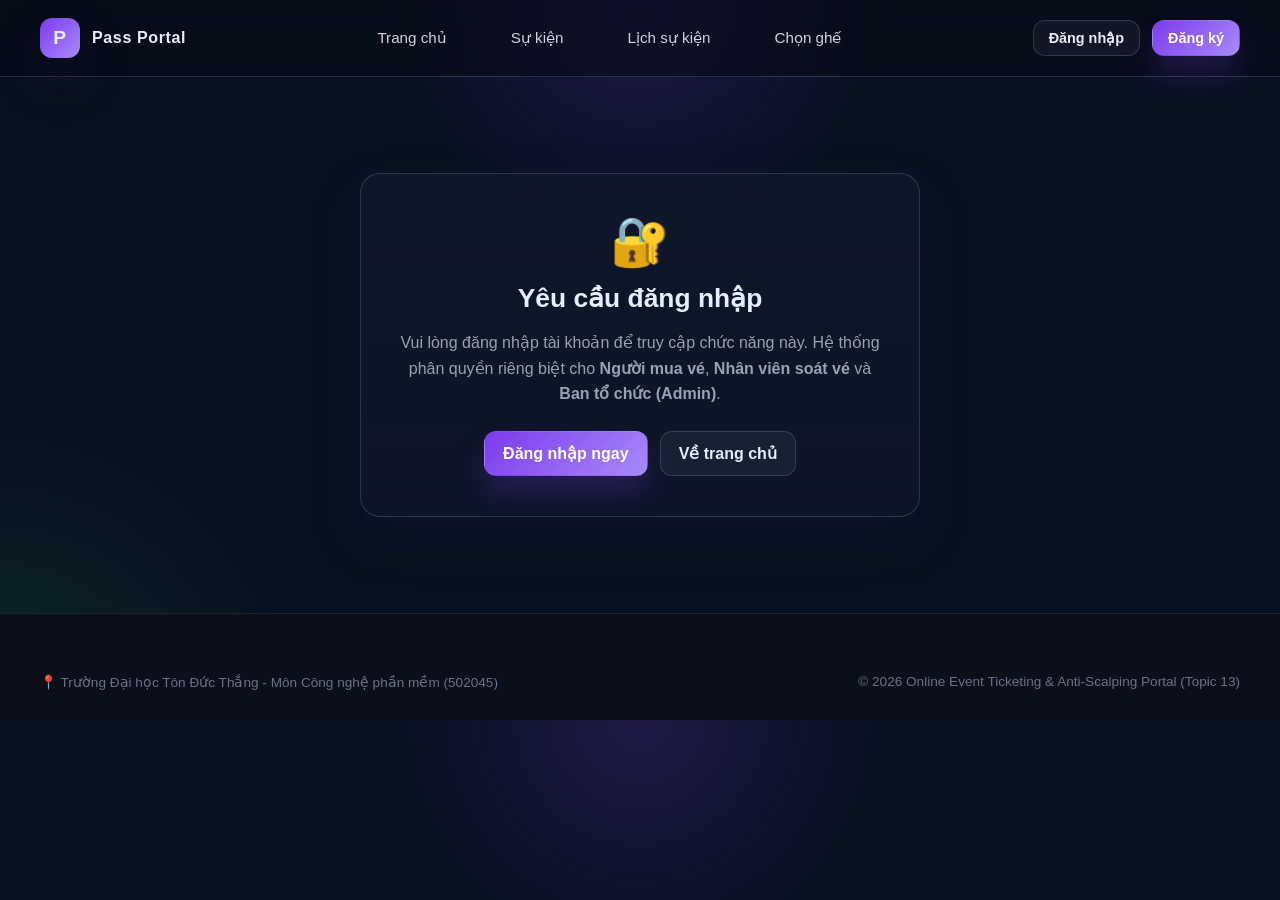
<file: src/EventTicketing.WebClient/public/pages/admin-dashboard.html>
<!DOCTYPE html>
<html lang="vi">
  <head>
    <meta charset="UTF-8" />
    <meta name="viewport" content="width=device-width, initial-scale=1.0" />
    <title>Quản trị & Báo cáo | Pass Portal</title>
    <link rel="stylesheet" href="../assets/css/style.css" />
    <style>
      .kpi-grid {
        display: grid;
        grid-template-columns: repeat(4, minmax(0, 1fr));
        gap: 18px;
        margin-bottom: 28px;
      }

      .kpi-card {
        background: linear-gradient(180deg, rgba(15, 23, 42, 0.92), rgba(15, 23, 42, 0.72));
        border: 1px solid var(--border);
        border-radius: 18px;
        padding: 20px;
        box-shadow: var(--shadow);
      }

      .kpi-card .kpi-label {
        font-size: 0.85rem;
        color: var(--muted);
        margin-bottom: 8px;
      }

      .kpi-card .kpi-value {
        font-size: 1.7rem;
        font-weight: 800;
        color: #f8fafc;
      }

      .admin-grid {
        display: grid;
        grid-template-columns: 1.35fr 0.65fr;
        gap: 24px;
        align-items: start;
      }

      @media (max-width: 960px) {
        .kpi-grid {
          grid-template-columns: repeat(2, minmax(0, 1fr));
        }
        .admin-grid {
          grid-template-columns: 1fr;
        }
      }
    </style>
  </head>
  <body>
    <header class="topbar">
      <div class="container topbar-inner">
        <a href="index.html" class="brand">
          <span class="brand-badge">P</span>
          <span>Pass Portal</span>
        </a>

        <nav class="nav"></nav>
        <div class="nav-actions"></div>
      </div>
    </header>

    <main class="section">
      <div class="container">
        <div class="section-header">
          <div>
            <div class="kicker">Event Manager • Admin Portal</div>
            <h2>Quản trị Sự kiện & Báo cáo Doanh thu</h2>
          </div>
          <button id="refreshStatsBtn" class="btn btn-secondary">🔄 Làm mới số liệu</button>
        </div>

        <div class="kpi-grid">
          <div class="kpi-card">
            <div class="kpi-label">💰 Tổng doanh thu vé</div>
            <div id="kpiRevenue" class="kpi-value" style="color: #4ade80;">0đ</div>
          </div>
          <div class="kpi-card">
            <div class="kpi-label">🎟️ Vé đã phát hành</div>
            <div id="kpiTickets" class="kpi-value">0</div>
          </div>
          <div class="kpi-card">
            <div class="kpi-label">🪑 Tỷ lệ lấp đầy ghế</div>
            <div id="kpiOccupancy" class="kpi-value" style="color: #60a5fa;">0%</div>
          </div>
          <div class="kpi-card">
            <div class="kpi-label">✅ Tỷ lệ đã Check-in cổng</div>
            <div id="kpiCheckIn" class="kpi-value" style="color: #c084fc;">0%</div>
          </div>
        </div>

        <div class="admin-grid">
          <!-- BẢNG THỐNG KÊ THEO SỰ KIỆN -->
          <div class="panel">
            <h3>📊 Thống kê bán vé & Check-in theo Sự kiện</h3>
            <div style="overflow-x: auto;">
              <table style="width: 100%; border-collapse: collapse; font-size: 0.9rem; text-align: left;">
                <thead>
                  <tr style="border-bottom: 1px solid rgba(148,163,184,0.2); color: #94a3b8;">
                    <th style="padding: 10px 8px;">Sự kiện</th>
                    <th style="padding: 10px 8px;">Đã bán / Tổng</th>
                    <th style="padding: 10px 8px;">Đang giữ</th>
                    <th style="padding: 10px 8px;">Check-in</th>
                    <th style="padding: 10px 8px;">Doanh thu</th>
                  </tr>
                </thead>
                <tbody id="eventsReportBody">
                  <tr>
                    <td colspan="5" style="padding: 20px; color: #94a3b8; text-align: center;">Đang tải báo cáo từ SQL Server...</td>
                  </tr>
                </tbody>
              </table>
            </div>
          </div>

          <!-- CỘT PHẢI: TẠO SỰ KIỆN & CẤP TÀI KHOẢN NỘI BỘ -->
          <div style="display: grid; gap: 24px;">
            <div class="panel">
              <h3>➕ Mở bán Sự kiện mới</h3>
              <p style="font-size: 0.85rem; color: #94a3b8; margin-top: -6px; margin-bottom: 16px;">
                Tự động khởi tạo sơ đồ 32 ghế (Hàng A, B, C, D) vào SQL Server.
              </p>
              <form id="createEventForm">
                <div class="form-field">
                  <label for="evTitle">Tên sự kiện</label>
                  <input id="evTitle" type="text" placeholder="VD: Indie Acoustic Night 2027" required />
                </div>
                <div class="form-field">
                  <label for="evVenue">Địa điểm tổ chức</label>
                  <input id="evVenue" type="text" placeholder="VD: Nhà thi đấu Phú Thọ - TP.HCM" required />
                </div>
                <div class="form-field">
                  <label for="evDate">Ngày giờ diễn ra</label>
                  <input id="evDate" type="datetime-local" required />
                </div>
                <div class="form-field">
                  <label for="evVipPrice">Giá vé VIP Hàng A (VNĐ)</label>
                  <input id="evVipPrice" type="number" value="1200000" min="100000" step="50000" required />
                </div>
                <button id="createEvBtn" type="submit" class="btn btn-primary" style="width: 100%;">
                  Khởi tạo Sự kiện & Sơ đồ ghế
                </button>
                <div id="createEvMsg" style="margin-top: 12px; font-size: 0.85rem; display: none;"></div>
              </form>
            </div>

            <div class="panel">
              <h3>👤 Cấp tài khoản Nội bộ</h3>
              <p style="font-size: 0.85rem; color: #94a3b8; margin-top: -6px; margin-bottom: 16px;">
                Chỉ Quản trị viên (ADMIN) mới có quyền tạo tài khoản Nhân viên soát vé hoặc Quản trị viên mới.
              </p>
              <form id="createStaffForm">
                <div class="form-field">
                  <label for="staffFullName">Họ và tên nhân sự</label>
                  <input id="staffFullName" type="text" placeholder="VD: Nguyễn Minh Khoa" required />
                </div>
                <div class="form-field">
                  <label for="staffEmail">Email công vụ</label>
                  <input id="staffEmail" type="email" placeholder="VD: gate2@passportal.vn" required />
                </div>
                <div class="form-field">
                  <label for="staffPassword">Mật khẩu khởi tạo (>= 8 ký tự)</label>
                  <input id="staffPassword" type="password" minlength="8" placeholder="Nhập mật khẩu cấp phát..." required />
                </div>
                <div class="form-field">
                  <label for="staffRole">Vai trò nội bộ</label>
                  <select id="staffRole" style="background: rgba(15, 23, 42, 0.8); border: 1px solid var(--border); color: var(--text); border-radius: 12px; padding: 12px 14px; width: 100%;">
                    <option value="GATE_STAFF">🚪 Nhân viên soát vé cổng (GATE_STAFF)</option>
                    <option value="ADMIN">🛡️ Quản trị viên (ADMIN)</option>
                  </select>
                </div>
                <button id="createStaffBtn" type="submit" class="btn btn-secondary" style="width: 100%;">
                  Cấp phát tài khoản nội bộ
                </button>
                <div id="createStaffMsg" style="margin-top: 12px; font-size: 0.85rem; display: none;"></div>
              </form>
            </div>
          </div>
        </div>
      </div>
    </main>

    <footer class="eventhub-footer">
      <div class="container">
        <div class="footer-bottom" style="border-top: none; padding-top: 0;">
          <div class="footer-location">📍 Trường Đại học Tôn Đức Thắng - Môn Công nghệ phần mềm (502045)</div>
          <div>© 2026 Online Event Ticketing & Anti-Scalping Portal (Topic 13)</div>
        </div>
      </div>
    </footer>

    <script src="../js/auth.js"></script>
    <script>
      (function () {
        const API_BASE = window.location.origin.includes('http')
          ? window.location.origin
          : 'http://localhost:5000';

        document.addEventListener('DOMContentLoaded', async () => {
          // Chặn truy cập nếu không phải vai trò ADMIN
          if (!window.PassPortalAuth.requireRole(['ADMIN'])) return;

          const defaultDate = new Date(Date.now() + 20 * 86400000);
          const evDateInput = document.getElementById('evDate');
          if (evDateInput) {
            evDateInput.value = defaultDate.toISOString().slice(0, 16);
          }

          await loadStats();

          document.getElementById('refreshStatsBtn')?.addEventListener('click', loadStats);
          document.getElementById('createEventForm')?.addEventListener('submit', handleCreateEvent);
          document.getElementById('createStaffForm')?.addEventListener('submit', handleCreateStaff);
        });

        async function loadStats() {
          try {
            const res = await fetch(`${API_BASE}/api/v1/admin/stats`, {
              headers: window.PassPortalAuth.getAuthHeaders()
            });
            if (!res.ok) return;
            const data = await res.json();

            document.getElementById('kpiRevenue').textContent = `${Number(data.totalRevenue).toLocaleString('vi-VN')}đ`;
            document.getElementById('kpiTickets').textContent = `${data.totalTicketsIssued} vé`;
            document.getElementById('kpiOccupancy').textContent = `${data.occupancyRate}%`;
            document.getElementById('kpiCheckIn').textContent = `${data.checkInRate}% (${data.checkedInTickets}/${data.totalTicketsIssued})`;

            const tbody = document.getElementById('eventsReportBody');
            tbody.innerHTML = data.events
              .map(
                (ev) => `
                <tr style="border-bottom: 1px solid rgba(148,163,184,0.1);">
                  <td style="padding: 12px 8px;">
                    <strong style="color:#f8fafc;">${ev.title}</strong>
                    <div style="font-size:0.78rem; color:#94a3b8;">${ev.venue}</div>
                  </td>
                  <td style="padding: 12px 8px;">
                    <strong>${ev.soldSeats}/${ev.totalSeats}</strong>
                    <span style="font-size:0.78rem; color:#60a5fa;">(${ev.occupancyPercent}%)</span>
                  </td>
                  <td style="padding: 12px 8px; color:#fbbf24;">${ev.heldSeats}</td>
                  <td style="padding: 12px 8px; color:#c084fc;">${ev.checkedInCount}</td>
                  <td style="padding: 12px 8px; font-weight:700; color:#4ade80;">${Number(ev.revenue).toLocaleString('vi-VN')}đ</td>
                </tr>
              `
              )
              .join('');
          } catch (err) {
            console.error('Lỗi tải báo cáo Admin:', err);
          }
        }

        async function handleCreateEvent(e) {
          e.preventDefault();
          const btn = document.getElementById('createEvBtn');
          const msg = document.getElementById('createEvMsg');
          btn.disabled = true;
          btn.textContent = 'Đang khởi tạo...';

          try {
            const payload = {
              title: document.getElementById('evTitle').value.trim(),
              venue: document.getElementById('evVenue').value.trim(),
              startTime: new Date(document.getElementById('evDate').value).toISOString(),
              vipPrice: Number(document.getElementById('evVipPrice').value)
            };

            const res = await fetch(`${API_BASE}/api/v1/admin/events`, {
              method: 'POST',
              headers: window.PassPortalAuth.getAuthHeaders(),
              body: JSON.stringify(payload)
            });

            const data = await res.json();
            msg.style.display = 'block';
            if (!res.ok) {
              msg.style.color = '#ef4444';
              msg.textContent = `❌ ${data.message || 'Không thể tạo sự kiện'}`;
              return;
            }

            msg.style.color = '#4ade80';
            msg.textContent = `✅ ${data.message}`;
            document.getElementById('evTitle').value = '';
            document.getElementById('evVenue').value = '';
            await loadStats();
          } catch {
            msg.style.display = 'block';
            msg.style.color = '#ef4444';
            msg.textContent = '❌ Lỗi kết nối máy chủ.';
          } finally {
            btn.disabled = false;
            btn.textContent = 'Khởi tạo Sự kiện & Sơ đồ ghế';
          }
        }

        async function handleCreateStaff(e) {
          e.preventDefault();
          const btn = document.getElementById('createStaffBtn');
          const msg = document.getElementById('createStaffMsg');
          btn.disabled = true;
          btn.textContent = 'Đang cấp phát...';

          try {
            const payload = {
              fullName: document.getElementById('staffFullName').value.trim(),
              email: document.getElementById('staffEmail').value.trim(),
              password: document.getElementById('staffPassword').value,
              role: document.getElementById('staffRole').value
            };

            const res = await fetch(`${API_BASE}/api/v1/admin/users`, {
              method: 'POST',
              headers: window.PassPortalAuth.getAuthHeaders(),
              body: JSON.stringify(payload)
            });

            const data = await res.json();
            msg.style.display = 'block';
            if (!res.ok) {
              msg.style.color = '#ef4444';
              msg.textContent = `❌ ${data.message || 'Không thể tạo tài khoản'}`;
              return;
            }

            msg.style.color = '#4ade80';
            msg.textContent = `✅ ${data.message}`;
            document.getElementById('staffFullName').value = '';
            document.getElementById('staffEmail').value = '';
            document.getElementById('staffPassword').value = '';
          } catch {
            msg.style.display = 'block';
            msg.style.color = '#ef4444';
            msg.textContent = '❌ Lỗi kết nối máy chủ.';
          } finally {
            btn.disabled = false;
            btn.textContent = 'Cấp phát tài khoản nội bộ';
          }
        }
      })();
    </script>
  </body>
</html>
</file>
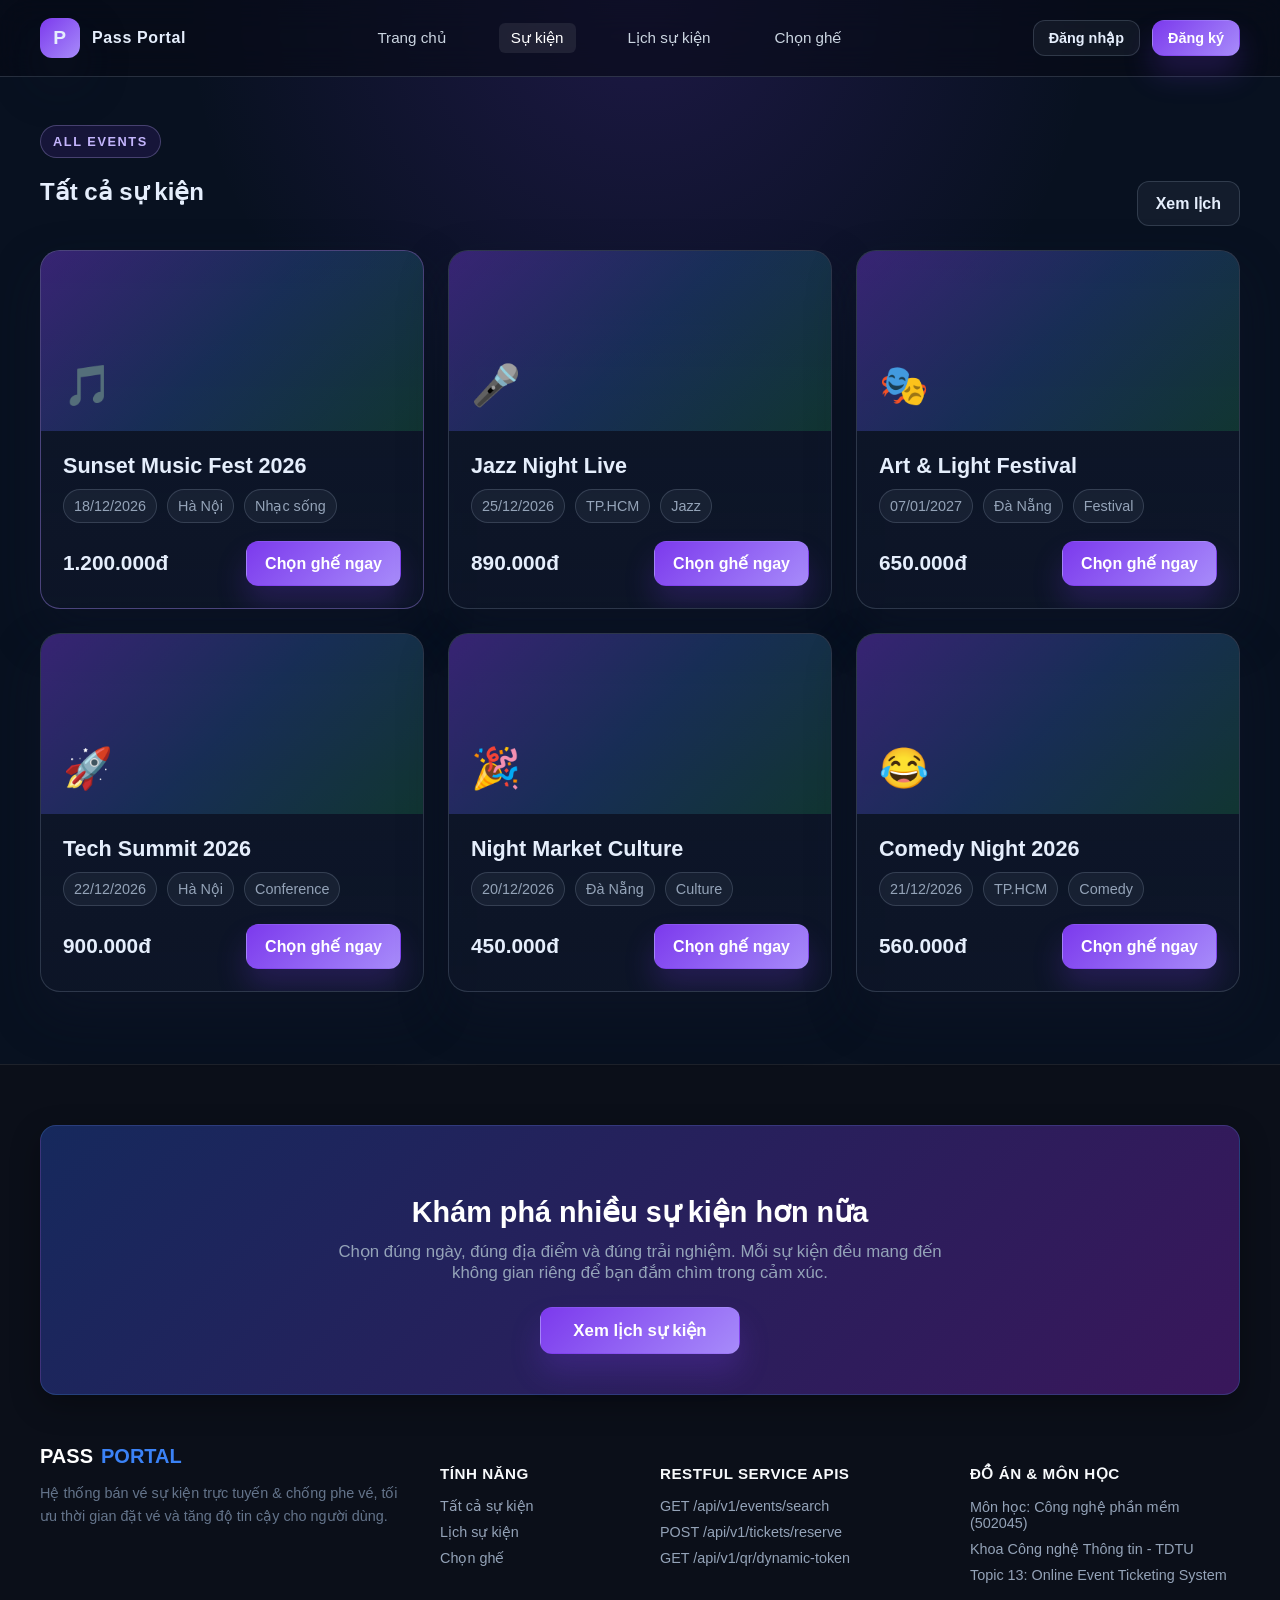
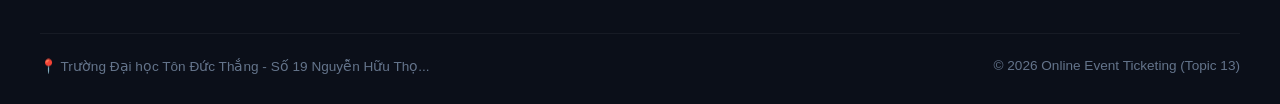
<file: src/EventTicketing.WebClient/public/pages/all-events.html>
<!DOCTYPE html>
<html lang="vi">
  <head>
    <meta charset="UTF-8" />
    <meta name="viewport" content="width=device-width, initial-scale=1.0" />
    <title>Tất cả sự kiện | Pass Portal</title>
    <link rel="stylesheet" href="../assets/css/style.css" />
    <style>
      .all-events-page {
        padding: 48px 0 72px;
      }

      .all-events-grid {
        display: grid;
        grid-template-columns: repeat(3, minmax(0, 1fr));
        gap: 24px;
      }

      .event-card.featured {
        border-color: rgba(167, 139, 250, 0.4);
      }

      @media (max-width: 900px) {
        .all-events-grid {
          grid-template-columns: repeat(2, minmax(0, 1fr));
        }
      }

      @media (max-width: 640px) {
        .all-events-grid {
          grid-template-columns: 1fr;
        }
      }
    </style>
  </head>
  <body>
    <header class="topbar">
      <div class="container topbar-inner">
        <a href="index.html" class="brand">
          <span class="brand-badge">P</span>
          <span>Pass Portal</span>
        </a>

        <nav class="nav">
          <a href="index.html">Trang chủ</a>
          <a href="all-events.html" class="active">Lịch sự kiện</a>
          <a href="event-calendar.html">Lịch</a>
          <a href="seat-selection.html">Chọn ghế</a>
          <a href="my-tickets.html">Ví vé</a>
          <a href="gate-checkin.html">Cổng check-in</a>
        </nav>

        <div class="nav-actions">
          <button class="btn btn-secondary">Đăng nhập</button>
          <button class="btn btn-primary">Mua vé ngay</button>
        </div>
      </div>
    </header>

    <main class="all-events-page">
      <div class="container">
        <div class="section-header">
          <div>
            <div class="kicker">All Events</div>
            <h2>Tất cả sự kiện</h2>
          </div>
          <a href="event-calendar.html" class="btn btn-secondary">Xem lịch</a>
        </div>

        <div class="all-events-grid">
          <article class="event-card featured">
            <div class="event-image">🎵</div>
            <div class="event-body">
              <h3>Sunset Music Fest 2026</h3>
              <div class="event-meta">
                <span>18/12/2026</span>
                <span>Hà Nội</span>
                <span>Nhạc sống</span>
              </div>
              <div class="event-footer">
                <div class="price">1.200.000đ</div>
                <a class="btn btn-primary" href="seat-selection.html?event=sunset-music-fest-2026">Chọn ghế ngay</a>
              </div>
            </div>
          </article>

          <article class="event-card">
            <div class="event-image">🎤</div>
            <div class="event-body">
              <h3>Jazz Night Live</h3>
              <div class="event-meta">
                <span>25/12/2026</span>
                <span>TP.HCM</span>
                <span>Jazz</span>
              </div>
              <div class="event-footer">
                <div class="price">890.000đ</div>
                <a class="btn btn-primary" href="seat-selection.html?event=jazz-night-live">Chọn ghế ngay</a>
              </div>
            </div>
          </article>

          <article class="event-card">
            <div class="event-image">🎭</div>
            <div class="event-body">
              <h3>Art & Light Festival</h3>
              <div class="event-meta">
                <span>07/01/2027</span>
                <span>Đà Nẵng</span>
                <span>Festival</span>
              </div>
              <div class="event-footer">
                <div class="price">650.000đ</div>
                <a class="btn btn-primary" href="seat-selection.html?event=art-light-festival">Chọn ghế ngay</a>
              </div>
            </div>
          </article>

          <article class="event-card">
            <div class="event-image">🚀</div>
            <div class="event-body">
              <h3>Tech Summit 2026</h3>
              <div class="event-meta">
                <span>22/12/2026</span>
                <span>Hà Nội</span>
                <span>Conference</span>
              </div>
              <div class="event-footer">
                <div class="price">900.000đ</div>
                <a class="btn btn-primary" href="seat-selection.html?event=tech-summit-2026">Chọn ghế ngay</a>
              </div>
            </div>
          </article>

          <article class="event-card">
            <div class="event-image">🎉</div>
            <div class="event-body">
              <h3>Night Market Culture</h3>
              <div class="event-meta">
                <span>20/12/2026</span>
                <span>Đà Nẵng</span>
                <span>Culture</span>
              </div>
              <div class="event-footer">
                <div class="price">450.000đ</div>
                <a class="btn btn-primary" href="seat-selection.html?event=night-market-culture">Chọn ghế ngay</a>
              </div>
            </div>
          </article>

          <article class="event-card">
            <div class="event-image">😂</div>
            <div class="event-body">
              <h3>Comedy Night 2026</h3>
              <div class="event-meta">
                <span>21/12/2026</span>
                <span>TP.HCM</span>
                <span>Comedy</span>
              </div>
              <div class="event-footer">
                <div class="price">560.000đ</div>
                <a class="btn btn-primary" href="seat-selection.html?event=comedy-night-2026">Chọn ghế ngay</a>
              </div>
            </div>
          </article>
        </div>
      </div>
    </main>

    <footer class="eventhub-footer">
      <div class="container">
        <div class="footer-cta-banner">
          <h3>Khám phá nhiều sự kiện hơn nữa</h3>
          <p>Chọn đúng ngày, đúng địa điểm và đúng trải nghiệm. Mỗi sự kiện đều mang đến không gian riêng để bạn đắm chìm trong cảm xúc.</p>
          <a class="btn btn-primary" href="event-calendar.html" style="font-size: 1.05rem; padding: 12px 32px;">Xem lịch sự kiện</a>
        </div>

        <div class="footer-grid">
          <div>
            <div class="footer-brand-title">PASS <span>PORTAL</span></div>
            <p class="footer-desc">Hệ thống bán vé sự kiện trực tuyến & chống phe vé, tối ưu thời gian đặt vé và tăng độ tin cậy cho người dùng.</p>
          </div>

          <div>
            <h4 class="footer-heading">Tính năng</h4>
            <ul class="footer-links">
              <li><a href="all-events.html">Tất cả sự kiện</a></li>
              <li><a href="event-calendar.html">Lịch sự kiện</a></li>
              <li><a href="seat-selection.html">Chọn ghế</a></li>
            </ul>
          </div>

          <div>
            <h4 class="footer-heading">RESTful Service APIs</h4>
            <ul class="footer-links">
              <li><code>GET /api/v1/events/search</code></li>
              <li><code>POST /api/v1/tickets/reserve</code></li>
              <li><code>GET /api/v1/qr/dynamic-token</code></li>
            </ul>
          </div>

          <div>
            <h4 class="footer-heading">Đồ án & Môn học</h4>
            <ul class="footer-links">
              <li>Môn học: Công nghệ phần mềm (502045)</li>
              <li>Khoa Công nghệ Thông tin - TDTU</li>
              <li>Topic 13: Online Event Ticketing System</li>
            </ul>
          </div>
        </div>

        <div class="footer-bottom">
          <div class="footer-location">📍 Trường Đại học Tôn Đức Thắng - Số 19 Nguyễn Hữu Thọ...</div>
          <div>© 2026 Online Event Ticketing (Topic 13)</div>
        </div>
      </div>
    </footer>
    <script src="../js/auth.js"></script>
  </body>
</html>
</file>
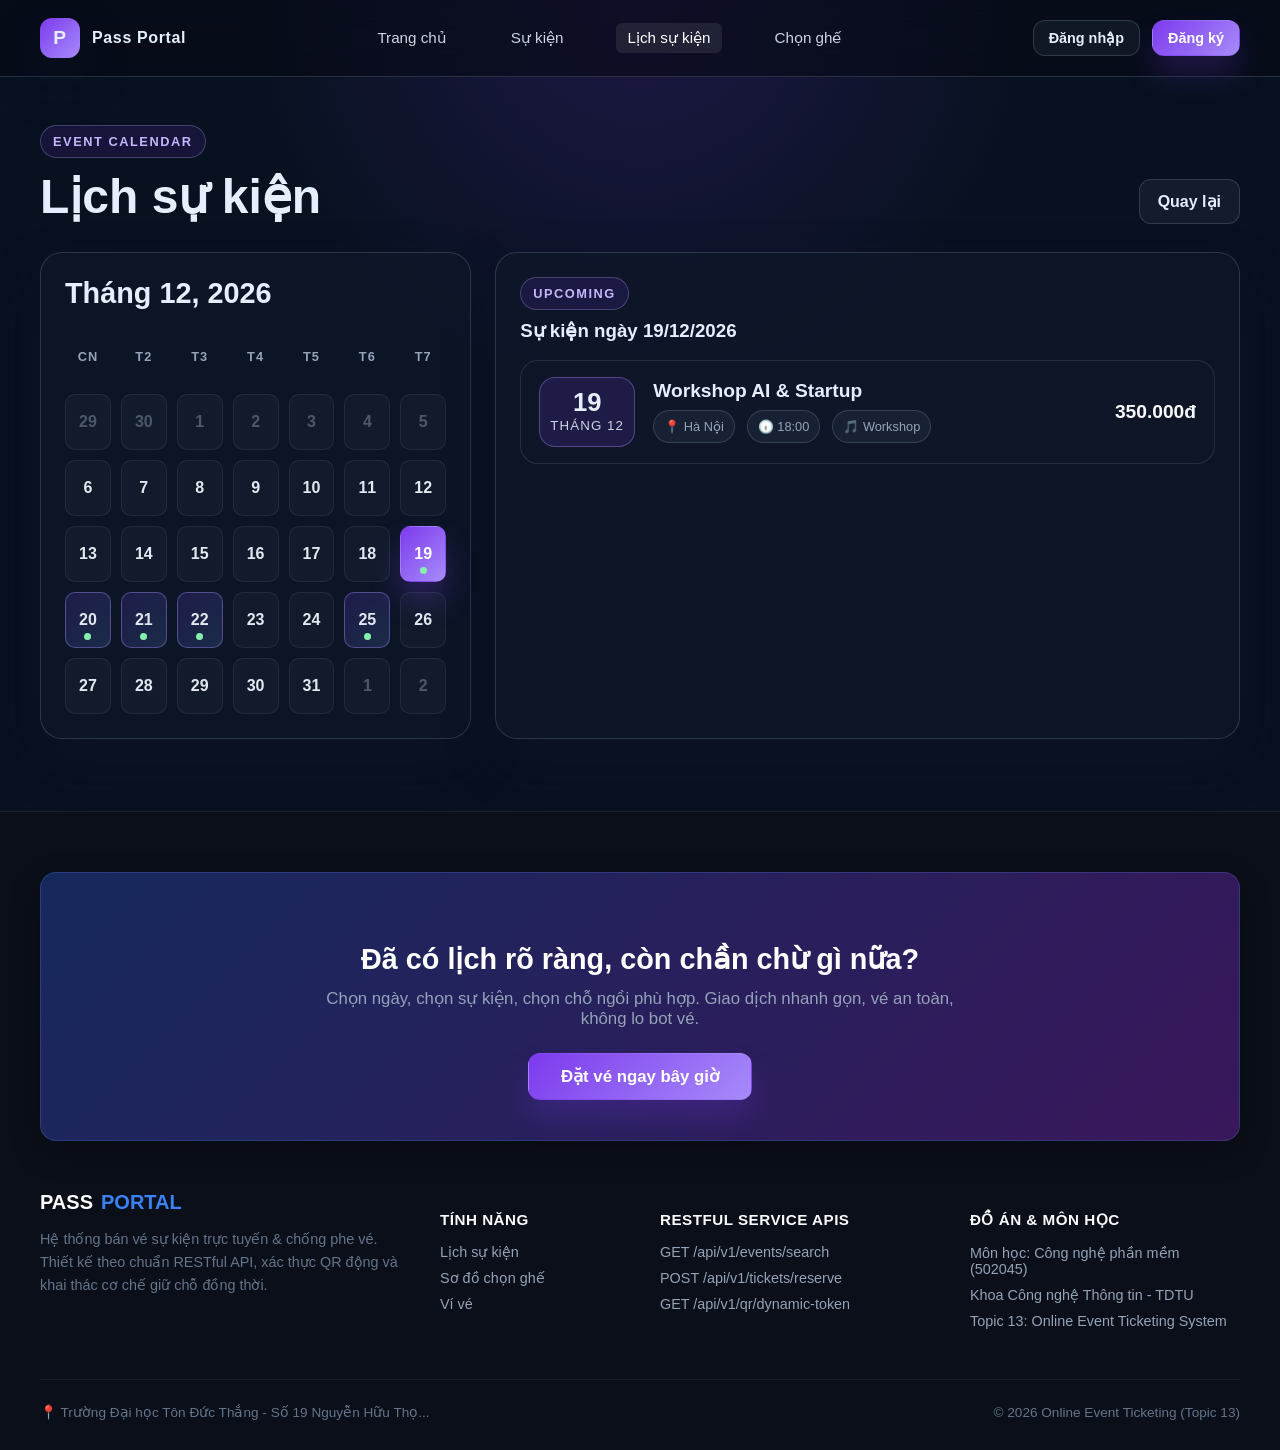
<file: src/EventTicketing.WebClient/public/pages/event-calendar.html>
<!DOCTYPE html>
<html lang="vi">
  <head>
    <meta charset="UTF-8" />
    <meta name="viewport" content="width=device-width, initial-scale=1.0" />
    <title>Lịch sự kiện | Pass Portal</title>
    <link rel="stylesheet" href="../assets/css/style.css" />
    <style>
      .calendar-page {
        padding: 48px 0 72px;
      }

      .calendar-header {
        display: flex;
        justify-content: space-between;
        align-items: end;
        gap: 16px;
        margin-bottom: 28px;
        flex-wrap: wrap;
      }

      .calendar-grid {
        display: grid;
        grid-template-columns: 1.1fr 1.9fr;
        gap: 24px;
      }

      .calendar-panel,
      .event-panel {
        background: rgba(15, 23, 42, 0.7);
        border: 1px solid rgba(148, 163, 184, 0.24);
        border-radius: 22px;
        padding: 24px;
        box-shadow: 0 22px 48px rgba(15, 23, 42, 0.45);
      }

      .month-title {
        font-size: 1.8rem;
        font-weight: 800;
        margin: 0 0 18px;
      }

      .calendar-days {
        display: grid;
        grid-template-columns: repeat(7, minmax(0, 1fr));
        gap: 10px;
      }

      .weekday,
      .day {
        display: flex;
        align-items: center;
        justify-content: center;
        border-radius: 10px;
        min-height: 56px;
      }

      .weekday {
        color: #94a3b8;
        font-size: 0.8rem;
        font-weight: 700;
        text-transform: uppercase;
        letter-spacing: 0.08em;
      }

      .day {
        position: relative;
        background: rgba(148, 163, 184, 0.04);
        border: 1px solid rgba(148, 163, 184, 0.12);
        color: #e2e8f0;
        font-weight: 700;
      }

      .day.muted {
        color: rgba(148, 163, 184, 0.45);
      }

      .day.has-event {
        background: linear-gradient(135deg, rgba(124, 58, 237, 0.18), rgba(96, 165, 250, 0.16));
        border-color: rgba(167, 139, 250, 0.4);
      }

      .day.active {
        background: linear-gradient(135deg, var(--primary), #a78bfa);
        border-color: transparent;
        color: white;
        box-shadow: 0 18px 30px rgba(124, 58, 237, 0.28);
      }

      .day .dot {
        position: absolute;
        bottom: 7px;
        width: 7px;
        height: 7px;
        border-radius: 50%;
        background: #86efac;
      }

      .event-list {
        display: grid;
        gap: 16px;
      }

      .event-item {
        display: grid;
        grid-template-columns: 96px 1fr auto;
        gap: 18px;
        align-items: center;
        padding: 16px 18px;
        border-radius: 18px;
        background: rgba(15, 23, 42, 0.75);
        border: 1px solid rgba(148, 163, 184, 0.18);
      }

      .event-date {
        text-align: center;
        background: rgba(124, 58, 237, 0.16);
        border: 1px solid rgba(167, 139, 250, 0.38);
        border-radius: 16px;
        padding: 12px 8px;
      }

      .event-date strong {
        display: block;
        font-size: 1.6rem;
        line-height: 1;
      }

      .event-date small {
        color: #cbd5e1;
        text-transform: uppercase;
        letter-spacing: 0.08em;
      }

      .event-meta {
        display: flex;
        flex-wrap: wrap;
        gap: 12px;
        color: #94a3b8;
        font-size: 0.8rem;
        margin-top: 8px;
      }

      .event-item h3 {
        margin: 0;
        font-size: 1.2rem;
      }

      .event-price {
        font-size: 1.2rem;
        font-weight: 800;
        color: #f8fafc;
      }

      @media (max-width: 900px) {
        .calendar-grid {
          grid-template-columns: 1fr;
        }
      }

      @media (max-width: 640px) {
        .event-item {
          grid-template-columns: 1fr;
          text-align: center;
        }
      }
    </style>
  </head>
  <body>
    <header class="topbar">
      <div class="container topbar-inner">
        <a href="index.html" class="brand">
          <span class="brand-badge">P</span>
          <span>Pass Portal</span>
        </a>

        <nav class="nav">
          <a href="index.html">Trang chủ</a>
          <a href="event-calendar.html" class="active">Lịch sự kiện</a>
          <a href="seat-selection.html">Chọn ghế</a>
          <a href="my-tickets.html">Ví vé</a>
          <a href="gate-checkin.html">Cổng check-in</a>
        </nav>

        <div class="nav-actions">
          <button class="btn btn-secondary">Tài khoản</button>
          <button class="btn btn-primary">+ Mua vé</button>
        </div>
      </div>
    </header>

    <main class="calendar-page">
      <div class="container">
        <div class="calendar-header">
          <div>
            <div class="kicker">Event Calendar</div>
            <h2 style="margin: 10px 0 0; font-size: clamp(2rem, 4vw, 3rem);">Lịch sự kiện</h2>
          </div>
          <a href="index.html" class="btn btn-secondary">Quay lại</a>
        </div>

        <div class="calendar-grid">
          <section class="calendar-panel">
            <h3 class="month-title">Tháng 12, 2026</h3>
            <div class="calendar-days">
              <div class="weekday">CN</div>
              <div class="weekday">T2</div>
              <div class="weekday">T3</div>
              <div class="weekday">T4</div>
              <div class="weekday">T5</div>
              <div class="weekday">T6</div>
              <div class="weekday">T7</div>

              <div class="day muted">29</div>
              <div class="day muted">30</div>
              <div class="day muted">1</div>
              <div class="day muted">2</div>
              <div class="day muted">3</div>
              <div class="day muted">4</div>
              <div class="day muted">5</div>

              <div class="day" data-date="2026-12-06">6</div>
              <div class="day" data-date="2026-12-07">7</div>
              <div class="day" data-date="2026-12-08">8</div>
              <div class="day" data-date="2026-12-09">9</div>
              <div class="day" data-date="2026-12-10">10</div>
              <div class="day" data-date="2026-12-11">11</div>
              <div class="day" data-date="2026-12-12">12</div>

              <div class="day" data-date="2026-12-13">13</div>
              <div class="day" data-date="2026-12-14">14</div>
              <div class="day" data-date="2026-12-15">15</div>
              <div class="day" data-date="2026-12-16">16</div>
              <div class="day" data-date="2026-12-17">17</div>
              <div class="day" data-date="2026-12-18">18</div>
              <div class="day active" data-date="2026-12-19">19<span class="dot"></span></div>

              <div class="day has-event" data-date="2026-12-20">20<span class="dot"></span></div>
              <div class="day has-event" data-date="2026-12-21">21<span class="dot"></span></div>
              <div class="day has-event" data-date="2026-12-22">22<span class="dot"></span></div>
              <div class="day" data-date="2026-12-23">23</div>
              <div class="day" data-date="2026-12-24">24</div>
              <div class="day has-event" data-date="2026-12-25">25<span class="dot"></span></div>
              <div class="day" data-date="2026-12-26">26</div>

              <div class="day" data-date="2026-12-27">27</div>
              <div class="day" data-date="2026-12-28">28</div>
              <div class="day" data-date="2026-12-29">29</div>
              <div class="day" data-date="2026-12-30">30</div>
              <div class="day" data-date="2026-12-31">31</div>
              <div class="day muted" data-date="2027-01-01">1</div>
              <div class="day muted" data-date="2027-01-02">2</div>
            </div>
          </section>

          <section class="event-panel">
            <div class="section-header" style="margin-bottom: 18px;">
              <div>
                <div class="kicker">Upcoming</div>
                <h3 id="selected-date-title" style="margin: 10px 0 0;">Sự kiện ngày 19/12/2026</h3>
              </div>
            </div>

            <div id="event-list" class="event-list"></div>
          </section>
        </div>
      </div>
    </main>

    <script>
      const events = [
        {
          date: '2026-12-18',
          title: 'Sunset Music Fest 2026',
          location: 'Hà Nội',
          time: '19:30',
          kind: 'Music',
          price: '1.200.000đ'
        },
        {
          date: '2026-12-19',
          title: 'Workshop AI & Startup',
          location: 'Hà Nội',
          time: '18:00',
          kind: 'Workshop',
          price: '350.000đ'
        },
        {
          date: '2026-12-20',
          title: 'Night Market Culture',
          location: 'Đà Nẵng',
          time: '18:00',
          kind: 'Cultural',
          price: '450.000đ'
        },
        {
          date: '2026-12-21',
          title: 'Comedy Night 2026',
          location: 'TP.HCM',
          time: '20:15',
          kind: 'Comedy',
          price: '560.000đ'
        },
        {
          date: '2026-12-22',
          title: 'Tech Summit 2026',
          location: 'Hà Nội',
          time: '09:00',
          kind: 'Conference',
          price: '900.000đ'
        },
        {
          date: '2026-12-25',
          title: 'Jazz Night Live',
          location: 'TP.HCM',
          time: '20:00',
          kind: 'Jazz',
          price: '890.000đ'
        }
      ];

      const eventList = document.getElementById('event-list');
      const selectedDateTitle = document.getElementById('selected-date-title');

      function formatDate(dateString) {
        const date = new Date(dateString + 'T00:00:00');
        return date.toLocaleDateString('vi-VN', { day: '2-digit', month: '2-digit', year: 'numeric' });
      }

      function renderEvents(dateString) {
        const selectedEvents = events.filter((event) => event.date === dateString);

        if (!selectedEvents.length) {
          selectedDateTitle.textContent = `Sự kiện ngày ${formatDate(dateString)}`;
          eventList.innerHTML = `
            <div class="event-item" style="display:block; text-align:center; color:#94a3b8;">
              Không có sự kiện
            </div>
          `;
          return;
        }

        selectedDateTitle.textContent = `Sự kiện ngày ${formatDate(dateString)}`;
        eventList.innerHTML = selectedEvents.map((event) => `
          <article class="event-item">
            <div class="event-date">
              <strong>${new Date(event.date + 'T00:00:00').getDate()}</strong>
              <small>${new Date(event.date + 'T00:00:00').toLocaleDateString('vi-VN', { month: 'short' })}</small>
            </div>
            <div>
              <h3>${event.title}</h3>
              <div class="event-meta">
                <span>📍 ${event.location}</span>
                <span>🕡 ${event.time}</span>
                <span>🎵 ${event.kind}</span>
              </div>
            </div>
            <div class="event-price">${event.price}</div>
          </article>
        `).join('');
      }

      document.querySelectorAll('.day[data-date]').forEach((day) => {
        day.addEventListener('click', () => {
          document.querySelectorAll('.day[data-date]').forEach((item) => item.classList.remove('active'));
          day.classList.add('active');
          renderEvents(day.dataset.date);
        });
      });

      renderEvents('2026-12-19');
    </script>

    <footer class="eventhub-footer">
      <div class="container">
        <div class="footer-cta-banner">
          <h3>Đã có lịch rõ ràng, còn chần chừ gì nữa?</h3>
          <p>Chọn ngày, chọn sự kiện, chọn chỗ ngồi phù hợp. Giao dịch nhanh gọn, vé an toàn, không lo bot vé.</p>
          <a class="btn btn-primary" href="index.html#hero-section" style="font-size: 1.05rem; padding: 12px 32px;">Đặt vé ngay bây giờ</a>
        </div>

        <div class="footer-grid">
          <div>
            <div class="footer-brand-title">PASS <span>PORTAL</span></div>
            <p class="footer-desc">Hệ thống bán vé sự kiện trực tuyến & chống phe vé. Thiết kế theo chuẩn RESTful API, xác thực QR động và khai thác cơ chế giữ chỗ đồng thời.</p>
          </div>

          <div>
            <h4 class="footer-heading">Tính năng</h4>
            <ul class="footer-links">
              <li><a href="event-calendar.html">Lịch sự kiện</a></li>
              <li><a href="seat-selection.html">Sơ đồ chọn ghế</a></li>
              <li><a href="my-tickets.html">Ví vé</a></li>
            </ul>
          </div>

          <div>
            <h4 class="footer-heading">RESTful Service APIs</h4>
            <ul class="footer-links">
              <li><code>GET /api/v1/events/search</code></li>
              <li><code>POST /api/v1/tickets/reserve</code></li>
              <li><code>GET /api/v1/qr/dynamic-token</code></li>
            </ul>
          </div>

          <div>
            <h4 class="footer-heading">Đồ án & Môn học</h4>
            <ul class="footer-links">
              <li>Môn học: Công nghệ phần mềm (502045)</li>
              <li>Khoa Công nghệ Thông tin - TDTU</li>
              <li>Topic 13: Online Event Ticketing System</li>
            </ul>
          </div>
        </div>

        <div class="footer-bottom">
          <div class="footer-location">📍 Trường Đại học Tôn Đức Thắng - Số 19 Nguyễn Hữu Thọ...</div>
          <div>© 2026 Online Event Ticketing (Topic 13)</div>
        </div>
      </div>
    </footer>
    <script src="../js/auth.js"></script>
  </body>
</html>
</file>
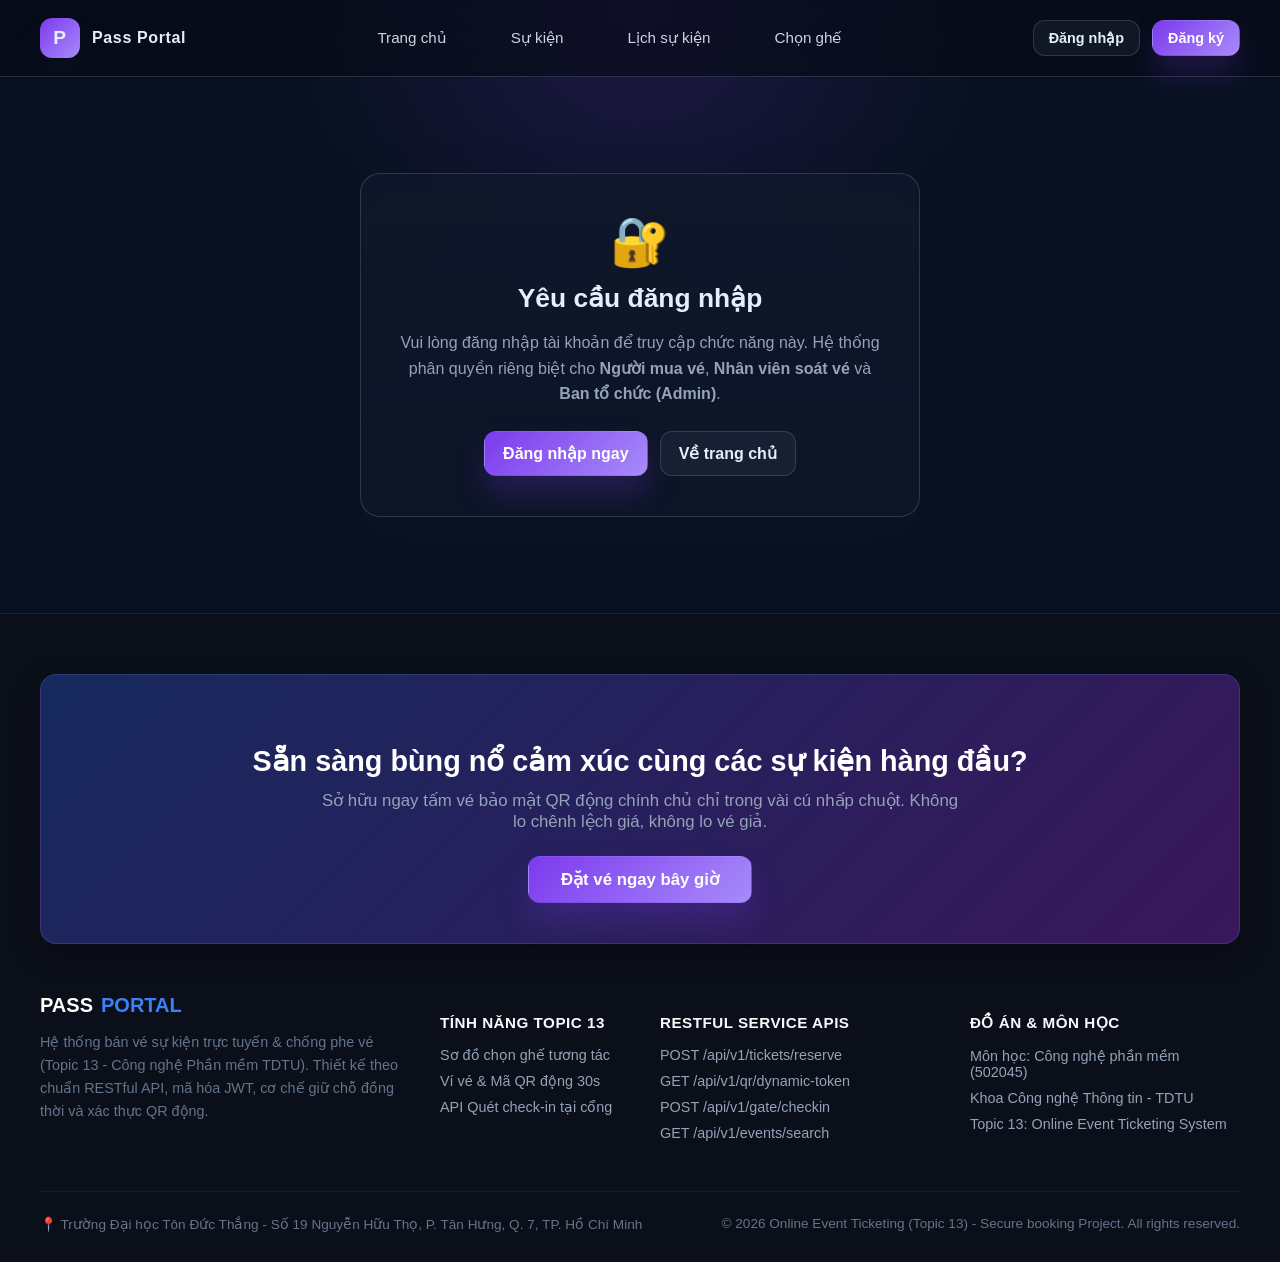
<file: src/EventTicketing.WebClient/public/pages/gate-checkin.html>
<!DOCTYPE html>
<html lang="vi">
  <head>
    <meta charset="UTF-8" />
    <meta name="viewport" content="width=device-width, initial-scale=1.0" />
    <title>Gate Check-in | Pass Portal</title>
    <link rel="stylesheet" href="../assets/css/style.css" />
  </head>
  <body>
    <header class="topbar">
      <div class="container topbar-inner">
        <a href="index.html" class="brand">
          <span class="brand-badge">P</span>
          <span>Pass Portal</span>
        </a>

        <nav class="nav">
          <a href="index.html">Trang chủ</a>
          <a href="event-calendar.html">Lịch sự kiện</a>
          <a href="seat-selection.html">Chọn ghế</a>
          <a href="my-tickets.html">Ví vé</a>
          <a href="gate-checkin.html" class="active">Cổng check-in</a>
        </nav>

        <div class="nav-actions">
          <button class="btn btn-secondary">Staff Portal</button>
          <button class="btn btn-primary">Scan ngay</button>
        </div>
      </div>
    </header>

    <main class="section">
      <div class="container">
        <div class="section-header">
          <div>
            <div class="kicker">Gate Scanner</div>
            <h2>Check-in tại cổng</h2>
          </div>
          <div class="status-pill">● Hệ thống sẵn sàng</div>
        </div>

        <div class="gate-layout">
          <div class="scan-box">
            <div class="scan-placeholder">Camera / QR Scanner</div>
          </div>

          <div class="panel">
            <h3>Thông tin vé</h3>

            <div class="form-field">
              <label for="ticketId">Ticket ID</label>
              <input id="ticketId" type="text" value="TCK-4821" />
            </div>

            <div class="form-field">
              <label for="userId">User ID</label>
              <input id="userId" type="text" value="USER-1001" />
            </div>

            <div class="form-field">
              <label for="token">Dynamic token</label>
              <input id="token" type="text" value="4821" />
            </div>

            <button class="btn btn-primary" style="width: 100%; margin-top: 8px;">Xác nhận check-in</button>
          </div>
        </div>
      </div>
    </main>

    <footer class="eventhub-footer">
      <div class="container">
        <div class="footer-cta-banner">
          <h3>Sẵn sàng bùng nổ cảm xúc cùng các sự kiện hàng đầu?</h3>
          <p>Sở hữu ngay tấm vé bảo mật QR động chính chủ chỉ trong vài cú nhấp chuột. Không lo chênh lệch giá, không lo vé giả.</p>
          <a class="btn btn-primary" href="index.html#hero-section" style="font-size: 1.05rem; padding: 12px 32px;">Đặt vé ngay bây giờ</a>
        </div>

        <div class="footer-grid">
          <div>
            <div class="footer-brand-title">
              PASS <span>PORTAL</span>
            </div>
            <p class="footer-desc">
              Hệ thống bán vé sự kiện trực tuyến & chống phe vé (Topic 13 - Công nghệ Phần mềm TDTU). Thiết kế theo chuẩn RESTful API, mã hóa JWT, cơ chế giữ chỗ đồng thời và xác thực QR động.
            </p>
          </div>

          <div>
            <h4 class="footer-heading">Tính năng Topic 13</h4>
            <ul class="footer-links">
              <li><a href="seat-selection.html">Sơ đồ chọn ghế tương tác</a></li>
              <li><a href="my-tickets.html">Ví vé & Mã QR động 30s</a></li>
              <li><a href="gate-checkin.html">API Quét check-in tại cổng</a></li>
            </ul>
          </div>

          <div>
            <h4 class="footer-heading">RESTful Service APIs</h4>
            <ul class="footer-links">
              <li><code>POST /api/v1/tickets/reserve</code></li>
              <li><code>GET /api/v1/qr/dynamic-token</code></li>
              <li><code>POST /api/v1/gate/checkin</code></li>
              <li><code>GET /api/v1/events/search</code></li>
            </ul>
          </div>

          <div>
            <h4 class="footer-heading">Đồ án & Môn học</h4>
            <ul class="footer-links">
              <li>Môn học: Công nghệ phần mềm (502045)</li>
              <li>Khoa Công nghệ Thông tin - TDTU</li>
              <li>Topic 13: Online Event Ticketing System</li>
            </ul>
          </div>
        </div>

        <div class="footer-bottom">
          <div class="footer-location">
            📍 Trường Đại học Tôn Đức Thắng - Số 19 Nguyễn Hữu Thọ, P. Tân Hưng, Q. 7, TP. Hồ Chí Minh
          </div>
          <div>
            © 2026 Online Event Ticketing (Topic 13) - Secure booking Project. All rights reserved.
          </div>
        </div>
      </div>
    </footer>
    <script src="../js/auth.js"></script>
    <script src="../js/gate-scanner.js"></script>
  </body>
</html>
</file>
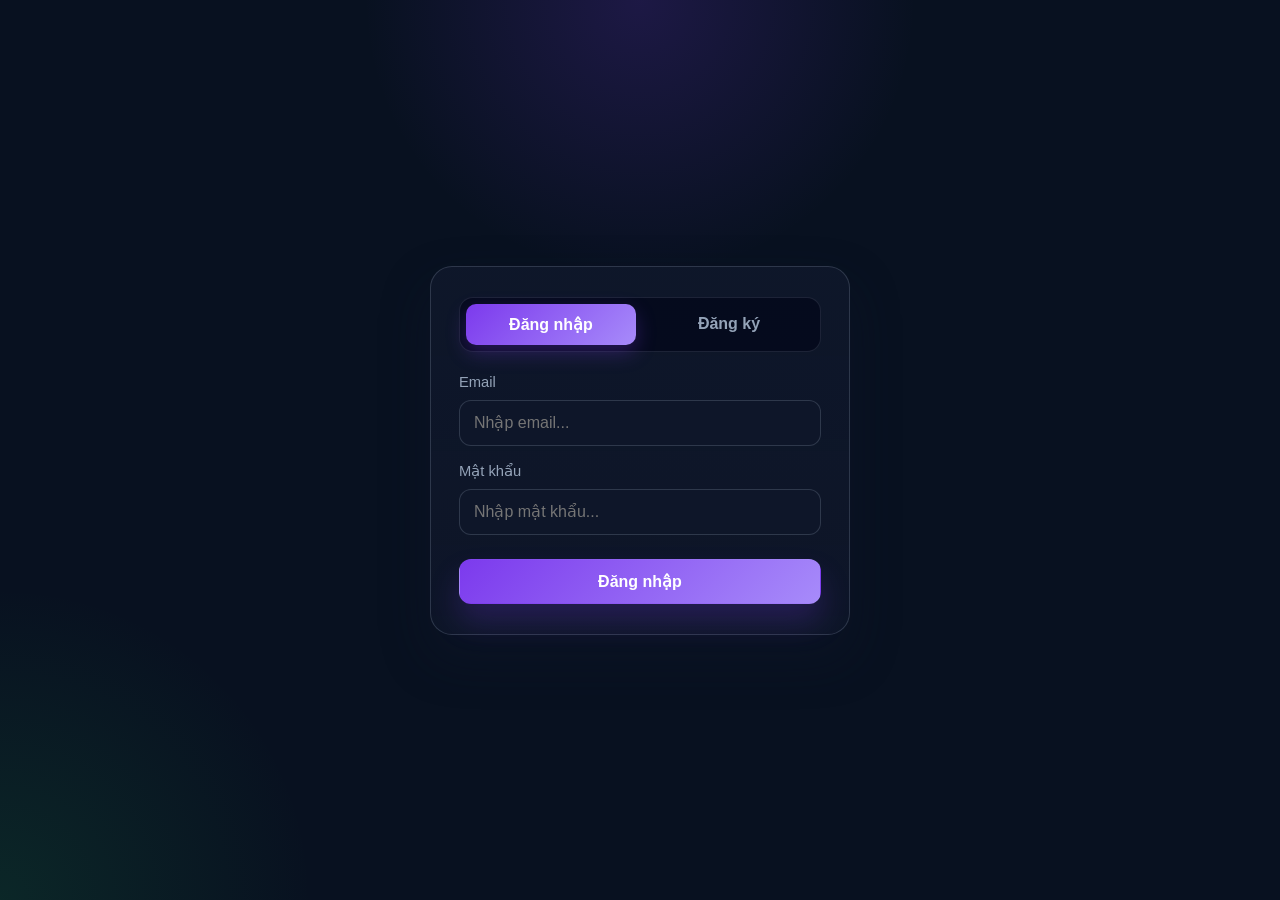
<file: src/EventTicketing.WebClient/public/pages/login.html>
<!DOCTYPE html>
<html lang="vi">
  <head>
    <meta charset="UTF-8" />
    <meta name="viewport" content="width=device-width, initial-scale=1.0" />
    <title>Đăng nhập | Pass Portal</title>
    <link rel="stylesheet" href="../assets/css/style.css" />
    <style>
      body {
        min-height: 100vh;
        margin: 0;
        display: flex;
        align-items: center;
        justify-content: center;
        padding: 24px;
      }

      .auth-card {
        width: 100%;
        max-width: 420px;
        background: linear-gradient(180deg, rgba(15, 23, 42, 0.94), rgba(15, 23, 42, 0.82));
        border: 1px solid var(--border);
        border-radius: 22px;
        padding: 30px 28px;
        box-shadow: var(--shadow);
      }

      .auth-tabs {
        display: grid;
        grid-template-columns: 1fr 1fr;
        gap: 8px;
        background: rgba(2, 6, 23, 0.65);
        padding: 6px;
        border-radius: 14px;
        border: 1px solid rgba(148, 163, 184, 0.16);
        margin-bottom: 22px;
      }

      .auth-tab-btn {
        padding: 11px 14px;
        border-radius: 10px;
        border: none;
        background: transparent;
        color: var(--muted);
        font-weight: 700;
        cursor: pointer;
        transition: all 0.2s ease;
      }

      .auth-tab-btn.active {
        background: linear-gradient(135deg, var(--primary), #a78bfa);
        color: #ffffff;
        box-shadow: 0 8px 20px rgba(124, 58, 237, 0.28);
      }

      .auth-alert {
        padding: 12px 14px;
        border-radius: 12px;
        font-size: 0.9rem;
        margin-bottom: 16px;
        display: none;
      }
    </style>
  </head>
  <body>
    <div class="auth-card">
      <div class="auth-tabs">
        <button id="tabLoginBtn" class="auth-tab-btn active" type="button">Đăng nhập</button>
        <button id="tabRegisterBtn" class="auth-tab-btn" type="button">Đăng ký</button>
      </div>

      <div id="authAlert" class="auth-alert"></div>

      <!-- FORM ĐĂNG NHẬP -->
      <form id="loginForm">
        <div class="form-field">
          <label for="loginEmail">Email</label>
          <input id="loginEmail" type="email" placeholder="Nhập email..." autocomplete="username" required />
        </div>

        <div class="form-field">
          <label for="loginPassword">Mật khẩu</label>
          <input id="loginPassword" type="password" placeholder="Nhập mật khẩu..." autocomplete="current-password" required />
        </div>

        <button id="loginSubmitBtn" type="submit" class="btn btn-primary" style="width: 100%; margin-top: 8px;">
          Đăng nhập
        </button>
      </form>

      <!-- FORM ĐĂNG KÝ -->
      <form id="registerForm" style="display: none;">
        <div class="form-field">
          <label for="regFullName">Họ và tên</label>
          <input id="regFullName" type="text" placeholder="Nhập họ và tên..." autocomplete="name" required />
        </div>

        <div class="form-field">
          <label for="regEmail">Email</label>
          <input id="regEmail" type="email" placeholder="Nhập email..." autocomplete="email" required />
        </div>

        <div class="form-field">
          <label for="regPassword">Mật khẩu</label>
          <input id="regPassword" type="password" placeholder="Tối thiểu 8 ký tự..." minlength="8" autocomplete="new-password" required />
        </div>

        <button id="regSubmitBtn" type="submit" class="btn btn-primary" style="width: 100%; margin-top: 8px;">
          Đăng ký
        </button>
      </form>
    </div>

    <script src="../js/auth.js"></script>
    <script>
      (function () {
        const API_BASE = window.location.origin.includes('http')
          ? window.location.origin
          : 'http://localhost:5000';

        const tabLoginBtn = document.getElementById('tabLoginBtn');
        const tabRegisterBtn = document.getElementById('tabRegisterBtn');
        const loginForm = document.getElementById('loginForm');
        const registerForm = document.getElementById('registerForm');
        const authAlert = document.getElementById('authAlert');

        const params = new URLSearchParams(window.location.search);
        if (params.get('tab') === 'register') {
          switchTab('register');
        }

        function switchTab(mode) {
          hideAlert();
          if (mode === 'register') {
            tabRegisterBtn.classList.add('active');
            tabLoginBtn.classList.remove('active');
            registerForm.style.display = 'block';
            loginForm.style.display = 'none';
          } else {
            tabLoginBtn.classList.add('active');
            tabRegisterBtn.classList.remove('active');
            loginForm.style.display = 'block';
            registerForm.style.display = 'none';
          }
        }

        tabLoginBtn.addEventListener('click', () => switchTab('login'));
        tabRegisterBtn.addEventListener('click', () => switchTab('register'));

        function showAlert(type, msg) {
          authAlert.style.display = 'block';
          if (type === 'error') {
            authAlert.style.background = 'rgba(239, 68, 68, 0.15)';
            authAlert.style.border = '1px solid rgba(239, 68, 68, 0.45)';
            authAlert.style.color = '#fecaca';
          } else {
            authAlert.style.background = 'rgba(34, 197, 94, 0.15)';
            authAlert.style.border = '1px solid rgba(34, 197, 94, 0.45)';
            authAlert.style.color = '#bbf7d0';
          }
          authAlert.textContent = msg;
        }

        function hideAlert() {
          authAlert.style.display = 'none';
        }

        function redirectAfterAuth(session) {
          window.location.href = window.PassPortalAuth.getRoleHomePage(session.role);
        }

        loginForm.addEventListener('submit', async (e) => {
          e.preventDefault();
          hideAlert();

          const email = document.getElementById('loginEmail').value.trim();
          const password = document.getElementById('loginPassword').value;
          const btn = document.getElementById('loginSubmitBtn');

          btn.disabled = true;
          btn.textContent = 'Đang xử lý...';

          try {
            const res = await fetch(`${API_BASE}/api/v1/auth/login`, {
              method: 'POST',
              headers: { 'Content-Type': 'application/json' },
              body: JSON.stringify({ email, password })
            });

            const data = await res.json();
            if (!res.ok) {
              showAlert('error', data.message || 'Đăng nhập thất bại.');
              return;
            }

            const session = window.PassPortalAuth.saveSession(data);
            redirectAfterAuth(session);
          } catch {
            showAlert('error', 'Không thể kết nối máy chủ API.');
          } finally {
            btn.disabled = false;
            btn.textContent = 'Đăng nhập';
          }
        });

        registerForm.addEventListener('submit', async (e) => {
          e.preventDefault();
          hideAlert();

          const fullName = document.getElementById('regFullName').value.trim();
          const email = document.getElementById('regEmail').value.trim();
          const password = document.getElementById('regPassword').value;
          const btn = document.getElementById('regSubmitBtn');

          btn.disabled = true;
          btn.textContent = 'Đang xử lý...';

          try {
            const res = await fetch(`${API_BASE}/api/v1/auth/register`, {
              method: 'POST',
              headers: { 'Content-Type': 'application/json' },
              body: JSON.stringify({ fullName, email, password })
            });

            const data = await res.json();
            if (!res.ok) {
              showAlert('error', data.message || 'Đăng ký thất bại.');
              return;
            }

            const session = window.PassPortalAuth.saveSession(data);
            redirectAfterAuth(session);
          } catch {
            showAlert('error', 'Không thể kết nối máy chủ API.');
          } finally {
            btn.disabled = false;
            btn.textContent = 'Đăng ký';
          }
        });
      })();
    </script>
  </body>
</html>
</file>
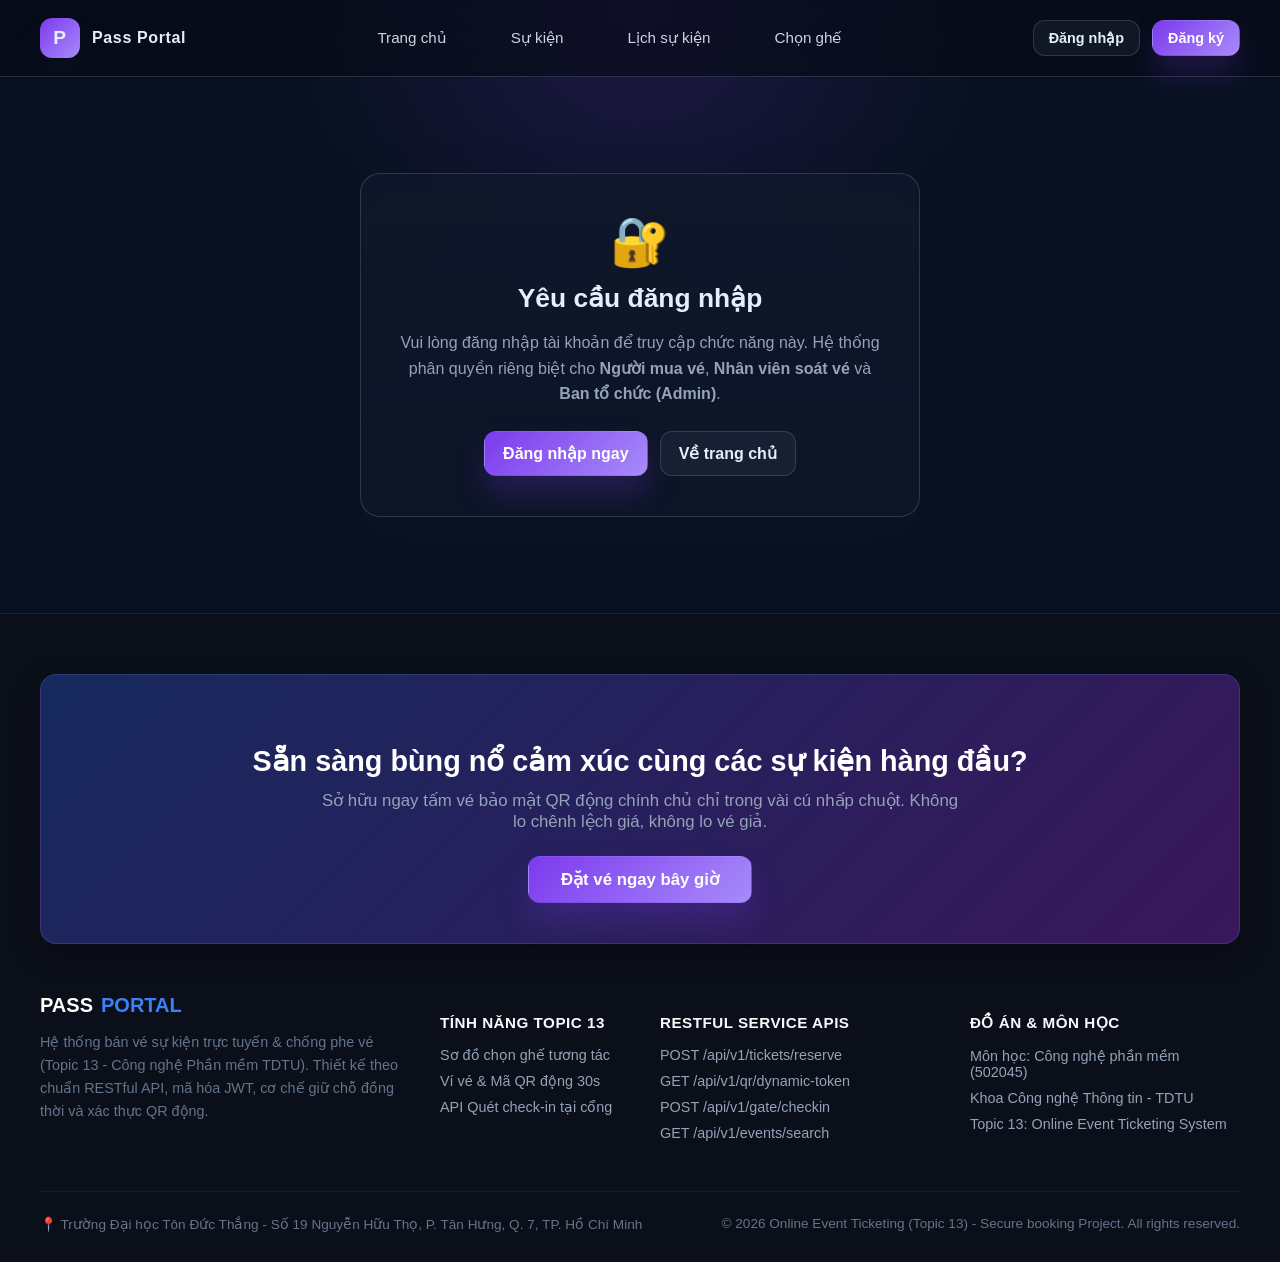
<file: src/EventTicketing.WebClient/public/pages/my-tickets.html>
<!DOCTYPE html>
<html lang="vi">
  <head>
    <meta charset="UTF-8" />
    <meta name="viewport" content="width=device-width, initial-scale=1.0" />
    <title>Ví vé | Pass Portal</title>
    <link rel="stylesheet" href="../assets/css/style.css" />
  </head>
  <body>
    <header class="topbar">
      <div class="container topbar-inner">
        <a href="index.html" class="brand">
          <span class="brand-badge">P</span>
          <span>Pass Portal</span>
        </a>

        <nav class="nav">
          <a href="index.html">Trang chủ</a>
          <a href="event-calendar.html">Lịch sự kiện</a>
          <a href="seat-selection.html">Chọn ghế</a>
          <a href="my-tickets.html" class="active">Ví vé</a>
          <a href="gate-checkin.html">Cổng check-in</a>
        </nav>

        <div class="nav-actions">
          <button class="btn btn-secondary">Tài khoản</button>
          <button class="btn btn-primary">+ Mua vé</button>
        </div>
      </div>
    </header>

    <main class="section">
      <div class="container">
        <div class="section-header">
          <div>
            <div class="kicker">Wallet</div>
            <h2>Ví vé điện tử</h2>
          </div>
          <a href="seat-selection.html" class="btn btn-secondary">Mua thêm vé</a>
        </div>

        <div class="ticket-list">
          <article class="ticket-card">
            <div class="ticket-top">
              <div>
                <div class="pass-meta">VIP Pass</div>
                <strong>Sunset Music Fest</strong>
              </div>
              <span class="badge success">Valid</span>
            </div>

            <h4>Ghế A4 • Hàng 1</h4>
            <p>18/12/2026 • 19:30 • Hà Nội</p>

            <div class="qr-token">
              <div>
                <div class="pass-meta">Dynamic QR</div>
                <div class="token-code">4821</div>
              </div>
              <div class="qr-box" style="width: 86px; height: 86px; font-size: 1.2rem;">QR</div>
            </div>
          </article>

          <article class="ticket-card">
            <div class="ticket-top">
              <div>
                <div class="pass-meta">Standard Pass</div>
                <strong>Jazz Night Live</strong>
              </div>
              <span class="badge warning">Hold 4m</span>
            </div>

            <h4>Ghế B7 • Hàng 2</h4>
            <p>25/12/2026 • 20:00 • TP.HCM</p>

            <div class="qr-token">
              <div>
                <div class="pass-meta">Dynamic QR</div>
                <div class="token-code">9148</div>
              </div>
              <div class="qr-box" style="width: 86px; height: 86px; font-size: 1.2rem;">QR</div>
            </div>
          </article>
        </div>
      </div>
    </main>

    <footer class="eventhub-footer">
      <div class="container">
        <div class="footer-cta-banner">
          <h3>Sẵn sàng bùng nổ cảm xúc cùng các sự kiện hàng đầu?</h3>
          <p>Sở hữu ngay tấm vé bảo mật QR động chính chủ chỉ trong vài cú nhấp chuột. Không lo chênh lệch giá, không lo vé giả.</p>
          <a class="btn btn-primary" href="index.html#hero-section" style="font-size: 1.05rem; padding: 12px 32px;">Đặt vé ngay bây giờ</a>
        </div>

        <div class="footer-grid">
          <div>
            <div class="footer-brand-title">
              PASS <span>PORTAL</span>
            </div>
            <p class="footer-desc">
              Hệ thống bán vé sự kiện trực tuyến & chống phe vé (Topic 13 - Công nghệ Phần mềm TDTU). Thiết kế theo chuẩn RESTful API, mã hóa JWT, cơ chế giữ chỗ đồng thời và xác thực QR động.
            </p>
          </div>

          <div>
            <h4 class="footer-heading">Tính năng Topic 13</h4>
            <ul class="footer-links">
              <li><a href="seat-selection.html">Sơ đồ chọn ghế tương tác</a></li>
              <li><a href="my-tickets.html">Ví vé & Mã QR động 30s</a></li>
              <li><a href="gate-checkin.html">API Quét check-in tại cổng</a></li>
            </ul>
          </div>

          <div>
            <h4 class="footer-heading">RESTful Service APIs</h4>
            <ul class="footer-links">
              <li><code>POST /api/v1/tickets/reserve</code></li>
              <li><code>GET /api/v1/qr/dynamic-token</code></li>
              <li><code>POST /api/v1/gate/checkin</code></li>
              <li><code>GET /api/v1/events/search</code></li>
            </ul>
          </div>

          <div>
            <h4 class="footer-heading">Đồ án & Môn học</h4>
            <ul class="footer-links">
              <li>Môn học: Công nghệ phần mềm (502045)</li>
              <li>Khoa Công nghệ Thông tin - TDTU</li>
              <li>Topic 13: Online Event Ticketing System</li>
            </ul>
          </div>
        </div>

        <div class="footer-bottom">
          <div class="footer-location">
            📍 Trường Đại học Tôn Đức Thắng - Số 19 Nguyễn Hữu Thọ, P. Tân Hưng, Q. 7, TP. Hồ Chí Minh
          </div>
          <div>
            © 2026 Online Event Ticketing (Topic 13) - Secure booking Project. All rights reserved.
          </div>
        </div>
      </div>
    </footer>
    <script src="../js/auth.js"></script>
    <script src="../js/dynamic-qr.js"></script>
  </body>
</html>
</file>
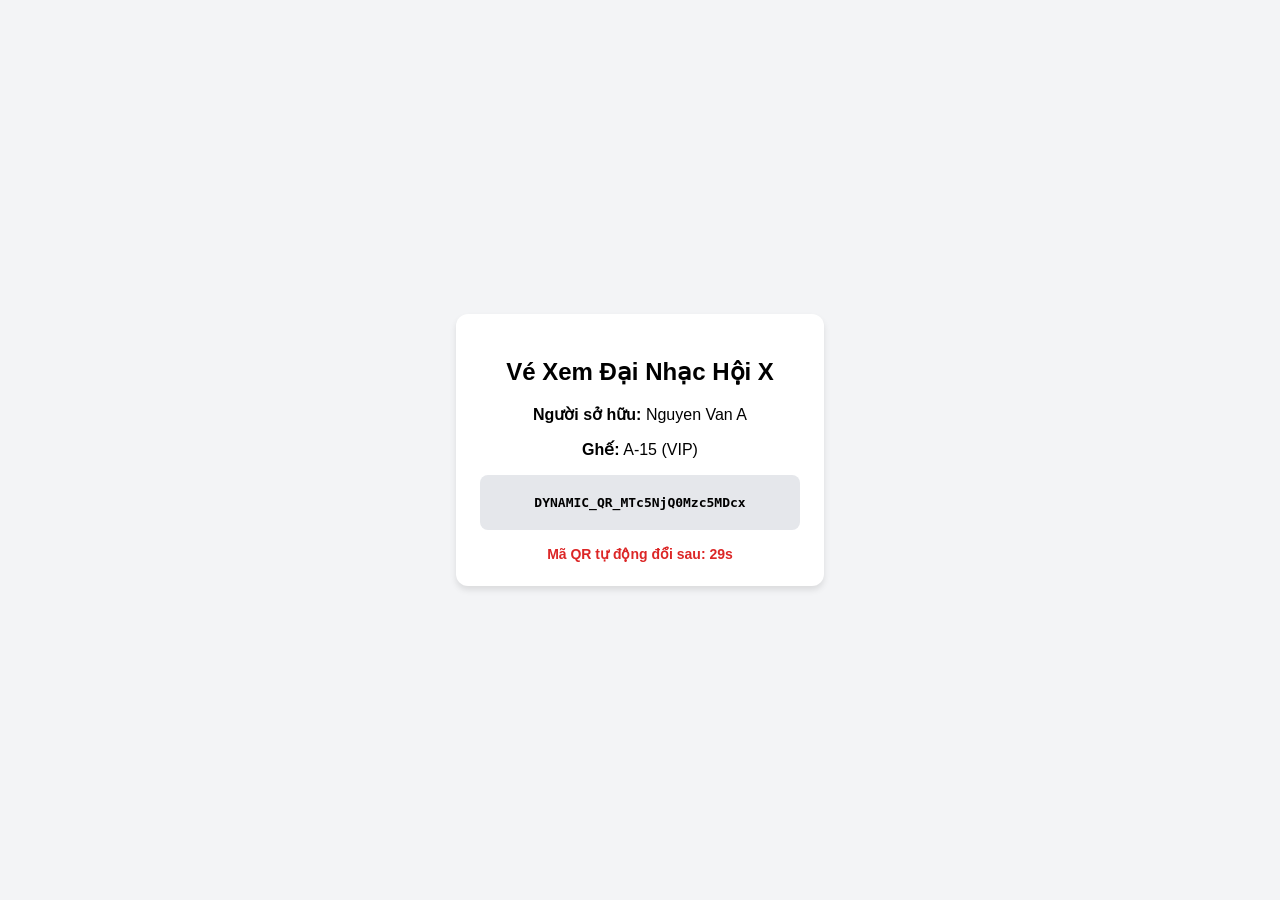
<file: src/EventTicketing.WebClient/src/pages/my-tickets.html>
<!DOCTYPE html>
<html lang="vi">
<head>
    <meta charset="UTF-8">
    <meta name="viewport" content="width=device-width, initial-scale=1.0">
    <title>Ví Vé Điện Tử - Anti-Scalping Pass</title>
    <style>
        body { font-family: Arial, sans-serif; background-color: #f3f4f6; display: flex; justify-content: center; align-items: center; min-height: 100vh; margin: 0; }
        .ticket-card { background: white; padding: 24px; border-radius: 12px; box-shadow: 0 4px 6px rgba(0,0,0,0.1); text-align: center; width: 320px; }
        .qr-box { background: #e5e7eb; padding: 20px; border-radius: 8px; font-weight: bold; font-family: monospace; word-break: break-all; margin: 16px 0; }
        .timer { color: #dc2626; font-size: 14px; font-weight: bold; }
    </style>
</head>
<body>
    <div class="ticket-card">
        <h2>Vé Xem Đại Nhạc Hội X</h2>
        <p><strong>Người sở hữu:</strong> Nguyen Van A</p>
        <p><strong>Ghế:</strong> A-15 (VIP)</p>
        <div class="qr-box" id="qrTokenDisplay">Đang tải mã QR...</div>
        <div class="timer">Mã QR tự động đổi sau: <span id="countdown">30</span>s</div>
    </div>

    <script>
        let timeLeft = 30;
        function updateDynamicQr() {
            // Giả lập token tạo từ Backend DynamicQrService
            const dummyToken = btoa(Date.now().toString()).substring(0, 16);
            document.getElementById('qrTokenDisplay').innerText = "DYNAMIC_QR_" + dummyToken;
            timeLeft = 30;
        }

        setInterval(() => {
            timeLeft--;
            document.getElementById('countdown').innerText = timeLeft;
            if (timeLeft <= 0) {
                updateDynamicQr();
            }
        }, 1000);

        updateDynamicQr();
    </script>
</body>
</html>
</file>
<file: src/EventTicketing.WebClient/public/assets/css/style.css>
:root {
  --bg: #081120;
  --bg-soft: #101c30;
  --panel: rgba(15, 23, 42, 0.78);
  --panel-strong: #0f172a;
  --card: #12213d;
  --card-2: #172c4c;
  --primary: #7c3aed;
  --primary-2: #22c55e;
  --accent: #f59e0b;
  --text: #e5eefc;
  --muted: #94a3b8;
  --danger: #ef4444;
  --success: #22c55e;
  --border: rgba(148, 163, 184, 0.24);
  --shadow: 0 22px 48px rgba(15, 23, 42, 0.45);
}

* {
  box-sizing: border-box;
}

html {
  scroll-behavior: smooth;
}

body {
  margin: 0;
  font-family: "Segoe UI", Tahoma, Geneva, Verdana, sans-serif;
  background:
    radial-gradient(circle at top, rgba(124, 58, 237, 0.18), transparent 25%),
    radial-gradient(circle at bottom left, rgba(34, 197, 94, 0.12), transparent 20%),
    var(--bg);
  color: var(--text);
}

img {
  max-width: 100%;
  display: block;
}

a {
  text-decoration: none;
  color: inherit;
}

button, input, textarea {
  font: inherit;
}

.container {
  width: min(1200px, calc(100% - 32px));
  margin: 0 auto;
}

.topbar {
  position: sticky;
  top: 0;
  z-index: 20;
  backdrop-filter: blur(16px);
  background: rgba(7, 11, 22, 0.62);
  border-bottom: 1px solid var(--border);
}

.topbar-inner {
  display: flex;
  align-items: center;
  justify-content: space-between;
  min-height: 76px;
  gap: 20px;
}

.brand {
  display: flex;
  align-items: center;
  gap: 12px;
  font-weight: 800;
  letter-spacing: 0.04em;
}

.brand-badge {
  width: 40px;
  height: 40px;
  border-radius: 12px;
  display: grid;
  place-items: center;
  background: linear-gradient(135deg, var(--primary), #a78bfa);
  box-shadow: var(--shadow);
  font-size: 1.2rem;
}

.nav {
  display: flex;
  align-items: center;
  gap: 2.5rem;
  color: var(--muted);
  font-weight: 600;
}

.nav a {
  color: #cbd5e1;
  text-decoration: none;
  font-weight: 500;
  font-size: 0.95rem;
  padding: 6px 12px;
  border-radius: 6px;
  transition: all 0.2s ease-in-out;
}

.nav a:hover,
.nav a.active {
  color: #ffffff;
  background: rgba(255, 255, 255, 0.08);
}

.nav a:hover {
  color: var(--text);
}

.nav-actions {
  display: flex;
  align-items: center;
  gap: 12px;
}

.btn {
  display: inline-flex;
  align-items: center;
  justify-content: center;
  gap: 8px;
  padding: 12px 18px;
  border: 1px solid transparent;
  border-radius: 12px;
  font-weight: 700;
  cursor: pointer;
  transition: 0.2s ease;
}

.btn:hover {
  transform: translateY(-1px);
}

.btn-primary {
  background: linear-gradient(135deg, var(--primary), #a78bfa);
  color: white;
  box-shadow: 0 18px 30px rgba(124, 58, 237, 0.22);
}

.btn-secondary {
  background: rgba(148, 163, 184, 0.08);
  color: var(--text);
  border-color: var(--border);
}

.hero {
  padding: 80px 0 52px;
}

.hero-grid {
  display: grid;
  grid-template-columns: 1.2fr 0.8fr;
  align-items: center;
  gap: 42px;
}

.kicker {
  display: inline-flex;
  align-items: center;
  gap: 8px;
  font-size: 0.8rem;
  font-weight: 700;
  letter-spacing: 0.12em;
  text-transform: uppercase;
  color: #c4b5fd;
  padding: 8px 12px;
  border: 1px solid rgba(196, 181, 253, 0.28);
  border-radius: 999px;
  background: rgba(124, 58, 237, 0.12);
}

.hero h1 {
  font-size: clamp(2.5rem, 5vw, 4.4rem);
  line-height: 1.05;
  margin: 18px 0 18px;
}

.gradient-text {
  background: linear-gradient(135deg, #d8b4fe, #7dd3fc, #86efac);
  -webkit-background-clip: text;
  background-clip: text;
  color: transparent;
}

.hero p {
  font-size: 1.07rem;
  line-height: 1.7;
  color: var(--muted);
  max-width: 620px;
}

.hero-actions {
  display: flex;
  flex-wrap: wrap;
  gap: 14px;
  margin-top: 30px;
}

.hero-stats {
  display: grid;
  grid-template-columns: repeat(3, minmax(0, 1fr));
  gap: 18px;
  margin-top: 30px;
}

.stat-card {
  background: rgba(15, 23, 42, 0.7);
  border: 1px solid var(--border);
  border-radius: 18px;
  padding: 18px 16px;
}

.stat-card strong {
  display: block;
  font-size: 1.5rem;
  margin-bottom: 4px;
}

.stat-card span {
  color: var(--muted);
  font-size: 0.9rem;
}

.ticket-visual {
  position: relative;
  padding: 30px;
  background: linear-gradient(180deg, rgba(17, 24, 39, 0.8), rgba(15, 23, 42, 0.9));
  border: 1px solid var(--border);
  border-radius: 26px;
  box-shadow: var(--shadow);
}

.terminal-card {
  background: rgba(2, 6, 23, 0.75);
  border: 1px solid rgba(148, 163, 184, 0.18);
  border-radius: 18px;
  padding: 18px 20px;
  overflow: hidden;
}

.terminal-head {
  display: flex;
  align-items: center;
  gap: 8px;
  padding-bottom: 16px;
}

.dot {
  width: 11px;
  height: 11px;
  border-radius: 50%;
  display: inline-block;
}

.dot.red { background: #ef4444; }
.dot.yellow { background: #fbbf24; }
.dot.green { background: #22c55e; }

.pass-card {
  background: linear-gradient(135deg, rgba(124, 58, 237, 0.2), rgba(34, 197, 94, 0.12));
  border: 1px solid rgba(167, 139, 250, 0.35);
  border-radius: 20px;
  padding: 24px;
  margin-top: 16px;
}

.pass-row {
  display: flex;
  align-items: center;
  justify-content: space-between;
  gap: 12px;
}

.pass-meta {
  color: var(--muted);
  font-size: 0.82rem;
  letter-spacing: 0.08em;
  text-transform: uppercase;
}

.qr-box {
  display: grid;
  place-items: center;
  width: 130px;
  height: 130px;
  border-radius: 18px;
  background: white;
  color: #111827;
  font-size: 2rem;
  font-weight: 800;
  letter-spacing: 0.18em;
  box-shadow: inset 0 0 0 12px rgba(15, 23, 42, 0.04);
}

.section {
  padding: 48px 0;
}

.section-header {
  display: flex;
  align-items: end;
  justify-content: space-between;
  gap: 20px;
  margin-bottom: 24px;
}

.section h2 {
  margin: 0;
  font-size: clamp(1.8rem, 4vw, 2.7rem);
}

.muted {
  color: var(--muted);
}

.card-grid {
  display: grid;
  grid-template-columns: repeat(3, minmax(0, 1fr));
  gap: 20px;
}

.event-card, .ticket-card, .panel {
  background: linear-gradient(180deg, rgba(15, 23, 42, 0.9), rgba(15, 23, 42, 0.7));
  border: 1px solid var(--border);
  border-radius: 20px;
  overflow: hidden;
  box-shadow: var(--shadow);
}

.event-image {
  min-height: 180px;
  background: linear-gradient(135deg, rgba(124, 58, 237, 0.38), rgba(59, 130, 246, 0.22), rgba(34, 197, 94, 0.18));
  display: flex;
  align-items: end;
  padding: 22px;
  font-size: 2.5rem;
}

.event-body {
  padding: 22px;
}

.event-body h3 {
  margin: 0 0 10px;
  font-size: 1.35rem;
}

.event-meta {
  display: flex;
  flex-wrap: wrap;
  gap: 10px;
  color: var(--muted);
  font-size: 0.9rem;
}

.event-meta span {
  background: rgba(148, 163, 184, 0.08);
  border: 1px solid var(--border);
  border-radius: 999px;
  padding: 8px 10px;
}

.event-footer {
  margin-top: 18px;
  display: flex;
  align-items: center;
  justify-content: space-between;
  gap: 12px;
}

.price {
  font-size: 1.3rem;
  font-weight: 800;
}

.layout-grid {
  display: grid;
  grid-template-columns: 1.1fr 0.9fr;
  gap: 26px;
}

.seat-stage {
  background: linear-gradient(180deg, rgba(13, 18, 34, 0.9), rgba(15, 23, 42, 0.9));
  padding: 18px 20px 28px;
  border-radius: 22px;
  border: 1px solid var(--border);
}

.stage-screen {
  margin: 0 auto 18px;
  width: min(100%, 560px);
  height: 24px;
  background: linear-gradient(90deg, rgba(59, 130, 246, 0.12), rgba(167, 139, 250, 0.25), rgba(34, 197, 94, 0.1));
  border: 1px solid rgba(148, 163, 184, 0.22);
  border-radius: 999px;
  display: grid;
  place-items: center;
  color: var(--muted);
  letter-spacing: 0.18em;
  text-transform: uppercase;
  font-size: 0.7rem;
}

.seat-grid {
  display: grid;
  grid-template-columns: repeat(8, minmax(0, 1fr));
  gap: 12px;
  margin-top: 18px;
}

.seat {
  height: 42px;
  border-radius: 12px;
  border: 1px solid rgba(148, 163, 184, 0.28);
  display: grid;
  place-items: center;
  background: rgba(148, 163, 184, 0.08);
  color: var(--text);
  font-weight: 700;
  cursor: pointer;
  transition: 0.2s ease;
}

.seat.available:hover {
  border-color: rgba(125, 211, 252, 0.65);
  box-shadow: 0 0 0 3px rgba(125, 211, 252, 0.15);
}

.seat.selected {
  background: linear-gradient(135deg, rgba(124, 58, 237, 0.9), rgba(168, 85, 247, 0.8));
  border-color: rgba(196, 181, 253, 0.65);
}

.seat.held {
  background: rgba(239, 68, 68, 0.22);
  color: #fecaca;
  border-color: rgba(239, 68, 68, 0.42);
  cursor: not-allowed;
}

.seat.sold {
  background: rgba(148, 163, 184, 0.18);
  color: #cbd5e1;
  border-color: rgba(148, 163, 184, 0.2);
  cursor: not-allowed;
}

.summary-panel {
  padding: 22px;
  background: linear-gradient(180deg, rgba(15, 23, 42, 0.92), rgba(17, 24, 39, 0.8));
  border: 1px solid var(--border);
  border-radius: 22px;
}

.summary-panel h3, .panel h3 {
  margin-top: 0;
  font-size: 1.25rem;
}

.summary-item {
  display: flex;
  justify-content: space-between;
  gap: 12px;
  padding: 12px 0;
  border-bottom: 1px solid rgba(148, 163, 184, 0.12);
  color: var(--muted);
}

.summary-item strong {
  color: var(--text);
}

.summary-total {
  display: flex;
  justify-content: space-between;
  align-items: center;
  margin-top: 14px;
  font-size: 1.45rem;
  font-weight: 800;
}

.ticket-list {
  display: grid;
  grid-template-columns: repeat(2, minmax(0, 1fr));
  gap: 18px;
}

.ticket-card {
  padding: 20px;
}

.ticket-top {
  display: flex;
  justify-content: space-between;
  align-items: center;
  gap: 12px;
  margin-bottom: 18px;
}

.badge {
  display: inline-flex;
  align-items: center;
  justify-content: center;
  padding: 7px 10px;
  border-radius: 999px;
  font-size: 0.76rem;
  font-weight: 700;
  letter-spacing: 0.06em;
  text-transform: uppercase;
}

.badge.success {
  background: rgba(34, 197, 94, 0.14);
  color: #b7f7c3;
  border: 1px solid rgba(34, 197, 94, 0.4);
}

.badge.warning {
  background: rgba(245, 158, 11, 0.14);
  color: #f9d386;
  border: 1px solid rgba(245, 158, 11, 0.38);
}

.ticket-card h4 {
  margin: 0 0 12px;
  font-size: 1.2rem;
}

.ticket-card p {
  color: var(--muted);
  line-height: 1.6;
  margin: 0;
}

.qr-token {
  margin-top: 18px;
  display: flex;
  align-items: center;
  justify-content: space-between;
  gap: 12px;
  padding: 14px 16px;
  border-radius: 14px;
  background: rgba(3, 7, 18, 0.6);
  border: 1px solid var(--border);
}

.token-code {
  font-size: 1.5rem;
  font-weight: 800;
  letter-spacing: 0.18em;
}

.gate-layout {
  display: grid;
  grid-template-columns: 1fr 0.9fr;
  gap: 22px;
}

.scan-box {
  min-height: 320px;
  border: 1px dashed rgba(125, 211, 252, 0.5);
  border-radius: 22px;
  display: grid;
  place-items: center;
  background: rgba(14, 116, 144, 0.08);
  color: var(--muted);
  position: relative;
  overflow: hidden;
}

.scan-box::before {
  content: "";
  position: absolute;
  inset: 18px;
  border-radius: 18px;
  border: 1px solid rgba(125, 211, 252, 0.12);
}

.scan-placeholder {
  font-size: 1.2rem;
  letter-spacing: 0.08em;
  text-transform: uppercase;
  z-index: 1;
}

.form-field {
  display: flex;
  flex-direction: column;
  gap: 10px;
  margin-bottom: 16px;
}

.form-field label {
  font-size: 0.92rem;
  color: var(--muted);
}

.form-field input {
  background: rgba(15, 23, 42, 0.8);
  border: 1px solid var(--border);
  color: var(--text);
  border-radius: 12px;
  padding: 13px 14px;
  outline: none;
}

.form-field input:focus {
  border-color: rgba(125, 211, 252, 0.7);
  box-shadow: 0 0 0 3px rgba(125, 211, 252, 0.12);
}

.panel {
  padding: 22px;
}

.status-pill {
  display: inline-flex;
  align-items: center;
  gap: 8px;
  border-radius: 999px;
  padding: 10px 12px;
  font-weight: 700;
  border: 1px solid rgba(34, 197, 94, 0.36);
  background: rgba(34, 197, 94, 0.1);
  color: #bbf7d0;
}

.footer {
  padding: 28px 0 50px;
  color: var(--muted);
  border-top: 1px solid var(--border);
  margin-top: 48px;
}

.footer-inner {
  display: flex;
  justify-content: space-between;
  gap: 16px;
  align-items: center;
}

.footer-cta-banner {
  background: linear-gradient(135deg, rgba(30, 58, 138, 0.6) 0%, rgba(88, 28, 135, 0.6) 100%);
  border: 1px solid rgba(96, 165, 250, 0.2);
  border-radius: 16px;
  padding: 40px;
  text-align: center;
  margin-bottom: 50px;
  box-shadow: 0 10px 30px rgba(0, 0, 0, 0.3);
}

.footer-cta-banner h3 {
  font-size: 1.8rem;
  font-weight: 800;
  color: #ffffff;
  margin-bottom: 12px;
}

.footer-cta-banner p {
  color: #94a3b8;
  font-size: 1.05rem;
  max-width: 650px;
  margin: 0 auto 24px auto;
}

.eventhub-footer {
  background-color: #0b0f19;
  color: #94a3b8;
  padding: 60px 0 30px 0;
  border-top: 1px solid rgba(255, 255, 255, 0.08);
  font-size: 0.9rem;
}

.eventhub-footer .footer-grid {
  display: grid;
  grid-template-columns: 2fr 1fr 1.5fr 1.5fr;
  gap: 40px;
  margin-bottom: 40px;
}

.eventhub-footer .footer-brand-title {
  font-size: 1.25rem;
  font-weight: 800;
  color: #ffffff;
  display: flex;
  align-items: center;
  gap: 8px;
  margin-bottom: 12px;
}

.eventhub-footer .footer-brand-title span {
  color: #3b82f6;
}

.eventhub-footer p.footer-desc {
  line-height: 1.6;
  margin-bottom: 16px;
  color: #64748b;
}

.eventhub-footer h4.footer-heading {
  color: #f8fafc;
  font-size: 0.95rem;
  font-weight: 700;
  text-transform: uppercase;
  letter-spacing: 0.5px;
  margin-bottom: 16px;
}

.eventhub-footer ul.footer-links {
  list-style: none;
  padding: 0;
  margin: 0;
}

.eventhub-footer ul.footer-links li {
  margin-bottom: 10px;
}

.eventhub-footer ul.footer-links a,
.eventhub-footer ul.footer-links code {
  color: #94a3b8;
  text-decoration: none;
  transition: color 0.2s;
  font-family: inherit;
}

.eventhub-footer ul.footer-links a:hover {
  color: #60a5fa;
}

.eventhub-footer .footer-bottom {
  border-top: 1px solid rgba(255, 255, 255, 0.05);
  padding-top: 24px;
  display: flex;
  justify-content: space-between;
  align-items: center;
  flex-wrap: wrap;
  gap: 16px;
  color: #64748b;
  font-size: 0.85rem;
}

.eventhub-footer .footer-location {
  display: flex;
  align-items: center;
  gap: 6px;
}

@media (max-width: 900px) {
  .hero-grid,
  .layout-grid,
  .gate-layout,
  .card-grid,
  .ticket-list {
    grid-template-columns: 1fr;
  }

  .nav {
    display: none;
  }

  .topbar-inner {
    padding: 12px 0;
  }

  .section-header,
  .footer-inner,
  .pass-row,
  .event-footer {
    flex-direction: column;
    align-items: flex-start;
  }

  .eventhub-footer .footer-grid {
    grid-template-columns: 1fr 1fr;
  }
}

@media (max-width: 576px) {
  .eventhub-footer .footer-grid {
    grid-template-columns: 1fr;
  }
}
</file>
